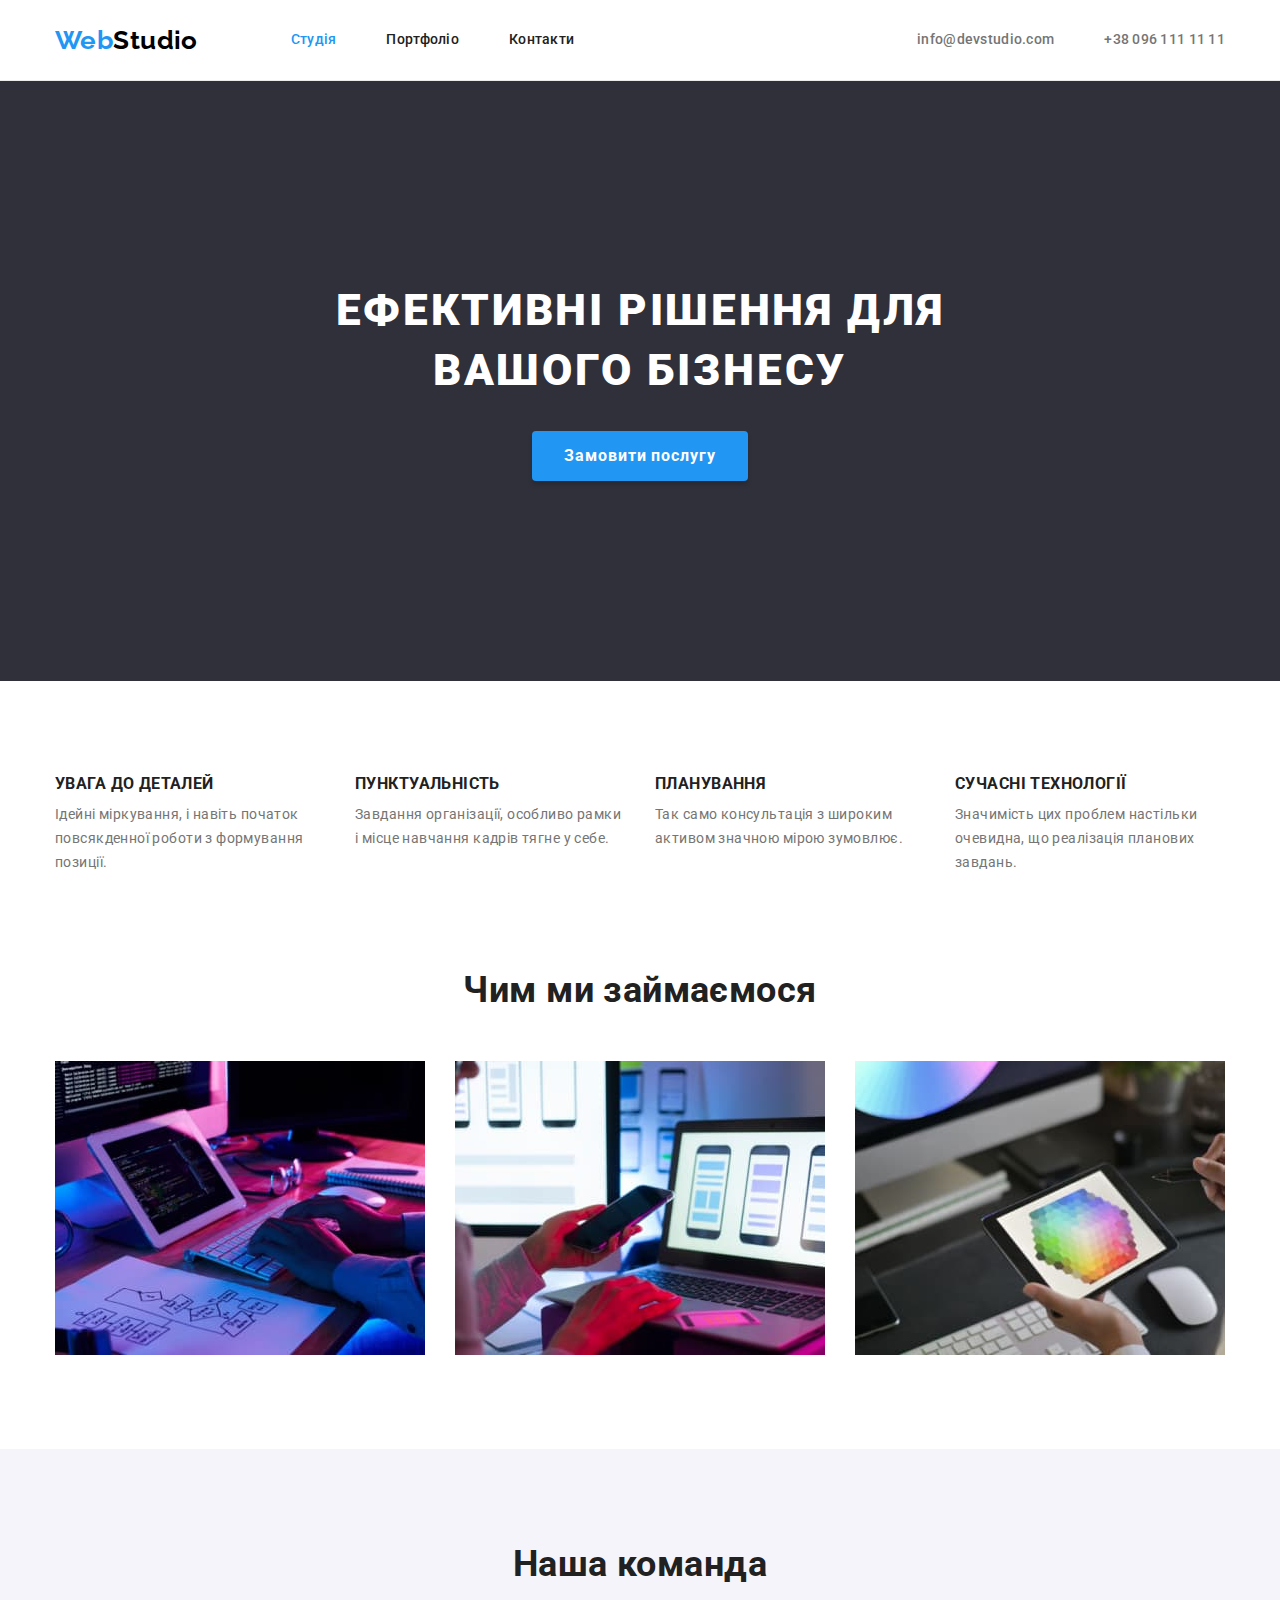
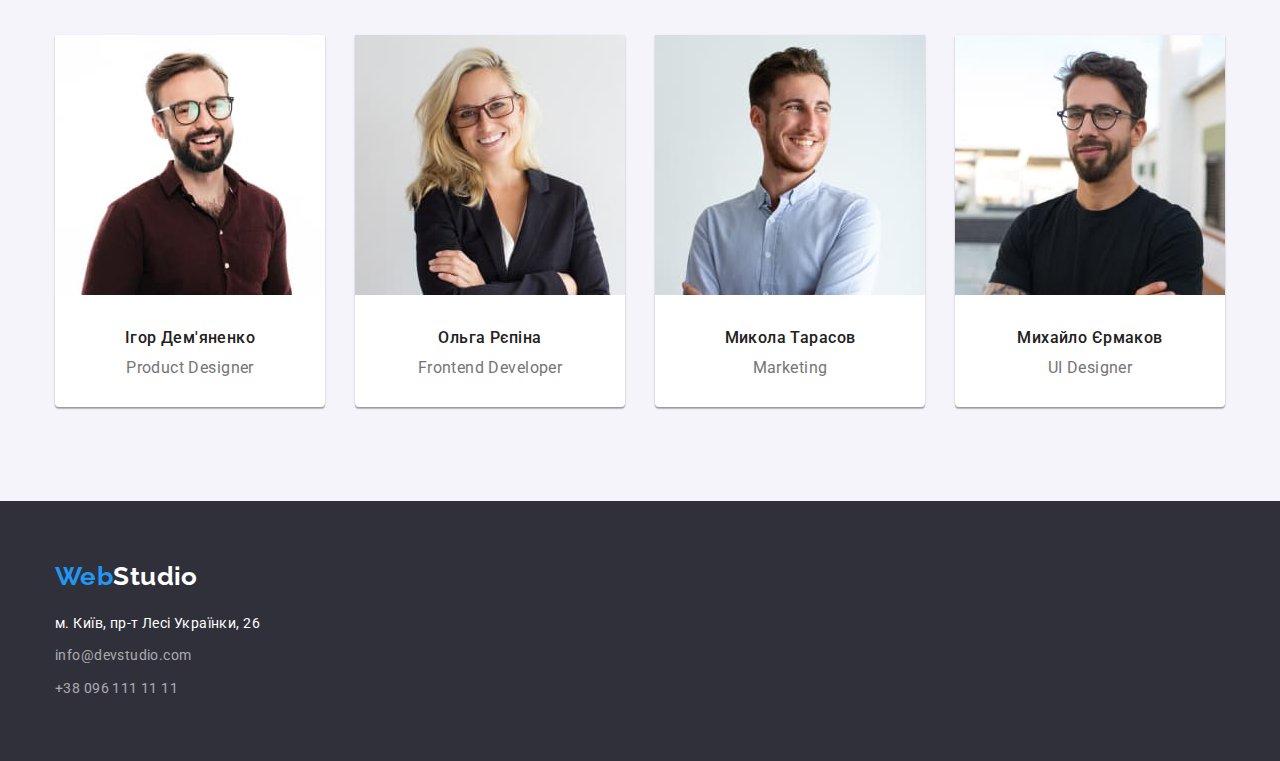
<file: index.html>
<!DOCTYPE html>
<html lang="uk">
  <head>
    <meta charset="UTF-8" />
    <meta http-equiv="X-UA-Compatible" content="IE=edge" />
    <meta name="viewport" content="width=device-width, initial-scale=1.0" />
    <link
      rel="stylesheet"
      href="https://cdn.jsdelivr.net/npm/modern-normalize@1.1.0/modern-normalize.min.css"
    />
    <link rel="preconnect" href="https://fonts.googleapis.com" />
    <link rel="preconnect" href="https://fonts.gstatic.com" crossorigin />
    <link
      href="https://fonts.googleapis.com/css2?family=Raleway:wght@700&family=Roboto:wght@400;500;700;900&display=swap"
      rel="stylesheet"
    />
    <link rel="stylesheet" href="./css/styles.css" />
    <title>Студія</title>
  </head>
  <body>
    <header class="header">
      <div class="container">
        <nav class="header-nav">
          <a class="logo logo-header" href="./index.html" lang="en"
            ><span>Web</span>Studio</a
          >
          <ul class="site-nav">
            <li><a class="link current" href="./index.html">Студія</a></li>
            <li><a class="link" href="./portfolio.html">Портфоліо</a></li>
            <li><a class="link" href="">Контакти</a></li>
          </ul>
        </nav>
        <ul class="contacts">
          <li>
            <a class="link" href="mailto:info@devstudio.com"
              >info@devstudio.com</a
            >
          </li>
          <li>
            <a class="link" href="tel:+380961111111">+38 096 111 11 11</a>
          </li>
        </ul>
      </div>
    </header>
    <main>
      <!--Герой-->
      <section class="hero">
        <h1 class="hero-title">Ефективні рішення для вашого бізнесу</h1>
        <button class="button-hero" type="button">Замовити послугу</button>
      </section>
      <!--Перелік особливостей компанії-->
      <section class="section feature-section">
        <!--Сховається при роботі з CSS-->
        <!-- <h2 class="temp-section-title">Особливості компанії</h2> -->
        <div class="container">
          <ul class="feature-list">
            <li class="list">
              <h3 class="title">УВАГА ДО ДЕТАЛЕЙ</h3>
              <p class="text">
                Ідейні міркування, і навіть початок повсякденної роботи з
                формування позиції.
              </p>
            </li>
            <li class="list">
              <h3 class="title">ПУНКТУАЛЬНІСТЬ</h3>
              <p class="text">
                Завдання організації, особливо рамки і місце навчання кадрів
                тягне у себе.
              </p>
            </li>
            <li class="list">
              <h3 class="title">ПЛАНУВАННЯ</h3>
              <p class="text">
                Так само консультація з широким активом значною мірою зумовлює.
              </p>
            </li>
            <li class="list">
              <h3 class="title">СУЧАСНІ ТЕХНОЛОГІЇ</h3>
              <p class="text">
                Значимість цих проблем настільки очевидна, що реалізація
                планових завдань.
              </p>
            </li>
          </ul>
        </div>
      </section>
      <!--Чим займається компанія-->
      <section class="section">
        <div class="container">
          <h2 class="section-title">Чим ми займаємося</h2>
          <ul class="work-list">
            <li>
              <img
                src="./images/programming.jpg"
                alt="Процес програмування сайту"
                width="370"
              />
            </li>
            <li>
              <img
                src="./images/adaptation.jpg"
                alt="Процес адаптації сайту"
                width="370"
              />
            </li>
            <li>
              <img
                src="./images/design.jpg"
                alt="Процес створення дизайну сайту"
                width="370"
              />
            </li>
          </ul>
        </div>
      </section>
      <!--Команда компанії-->
      <section class="section section-worker">
        <div class="container">
          <h2 class="section-title">Наша команда</h2>
          <ul class="worker-list">
            <li class="list">
              <img
                src="./images/igor-photo.jpg"
                alt="Фото Ігора Дем'янченка"
                width="270"
              />
              <h3 class="worker-name">Ігор Дем'яненко</h3>
              <p class="profession" lang="en">Product Designer</p>
            </li>
            <li class="list">
              <img
                src="./images/olga-photo.jpg"
                alt="Фото Ольги Рєпіної"
                width="270"
              />
              <h3 class="worker-name">Ольга Рєпіна</h3>
              <p class="profession" lang="en">Frontend Developer</p>
            </li>
            <li class="list">
              <img
                src="./images/mykola-photo.jpg"
                alt="Фото Миколи Тарасова"
                width="270"
              />
              <h3 class="worker-name">Микола Тарасов</h3>
              <p class="profession" lang="en">Marketing</p>
            </li>
            <li class="list">
              <img
                src="./images/mykhailo-photo.jpg"
                alt="Фото Михайла Єрмакова"
                width="270"
              />
              <h3 class="worker-name">Михайло Єрмаков</h3>
              <p class="profession" lang="en">UI Designer</p>
            </li>
          </ul>
        </div>
      </section>
    </main>
    <footer class="footer">
      <div class="container">
        <a class="logo logo-footer" href="./index.html" lang="en"
          ><span>Web</span>Studio</a
        >
        <address>
          <p class="address">м. Київ, пр-т Лесі Українки, 26</p>
          <ul class="contacts-footer">
            <li class="list">
              <a class="link" href="mailto:info@devstudio.com"
                >info@devstudio.com</a
              >
            </li>
            <li>
              <a class="link" href="tel:+380961111111">+38 096 111 11 11</a>
            </li>
          </ul>
        </address>
      </div>
    </footer>
  </body>
</html>
</file>
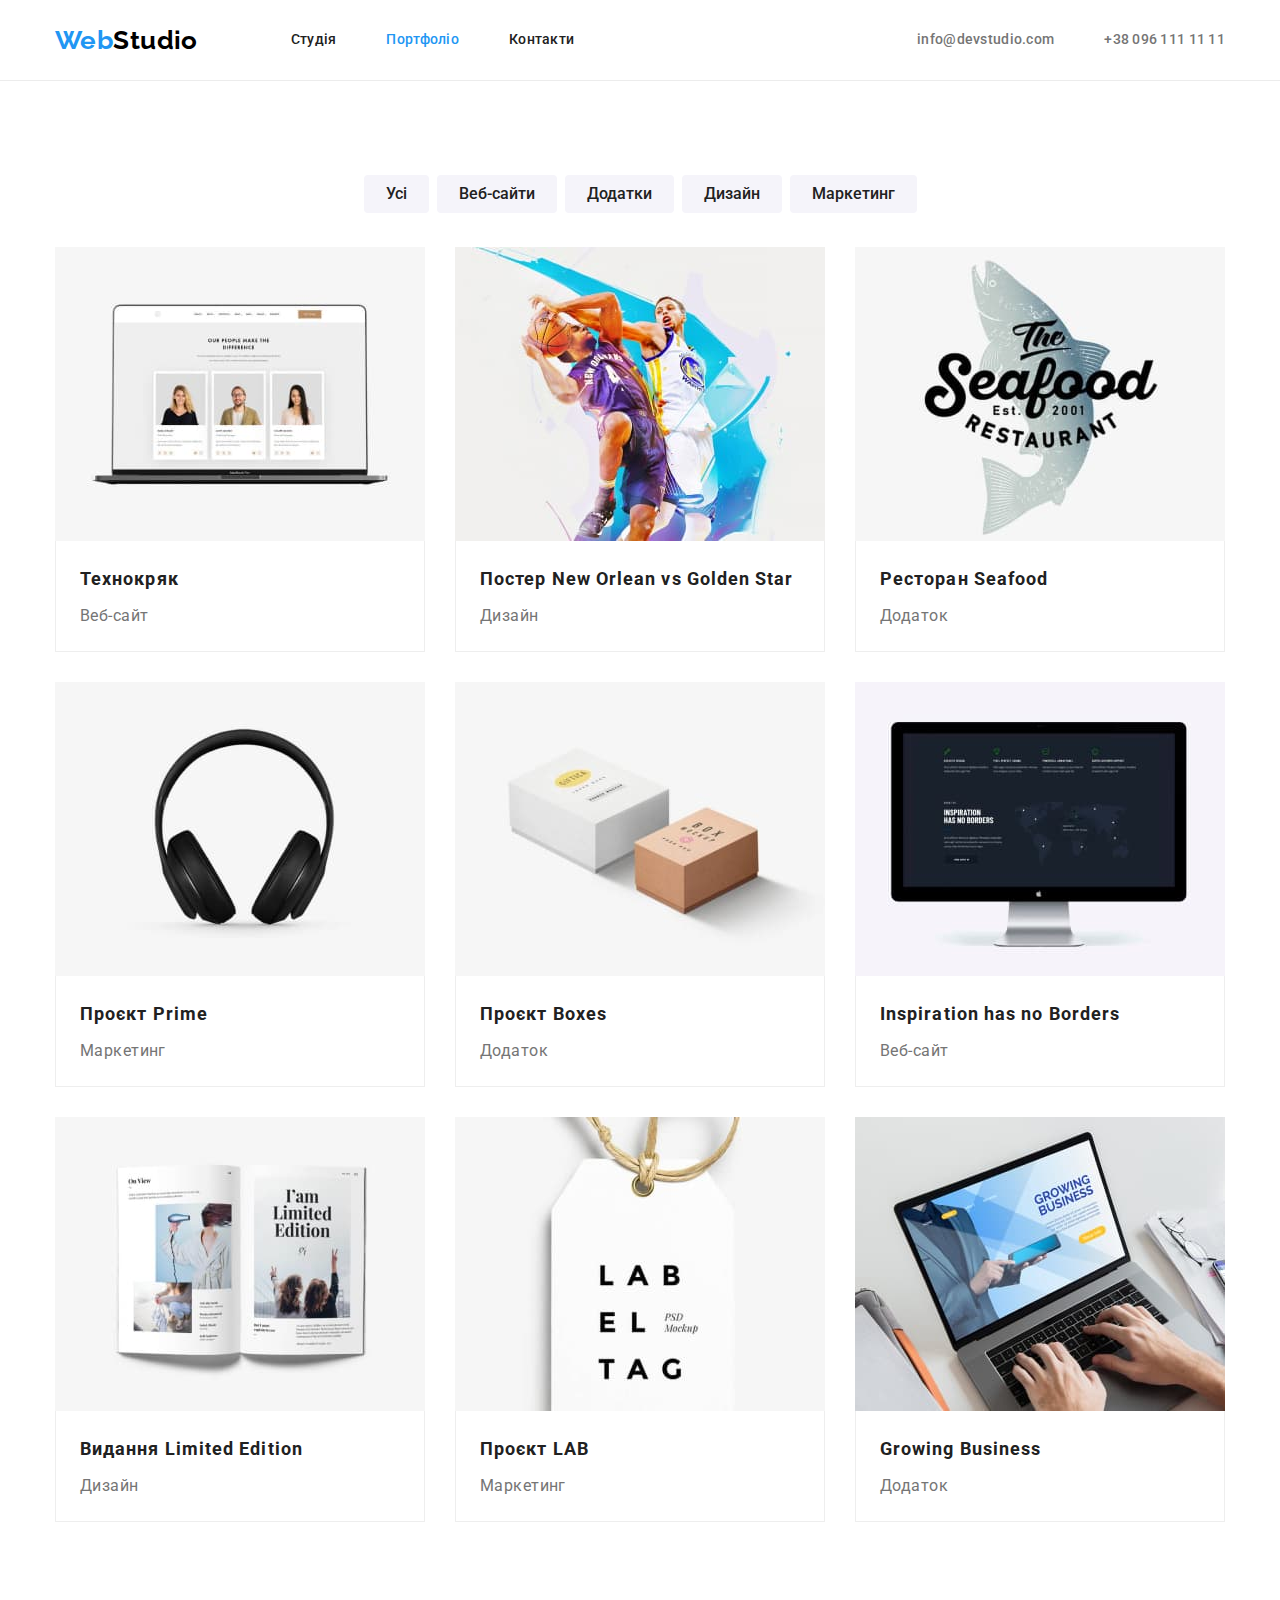
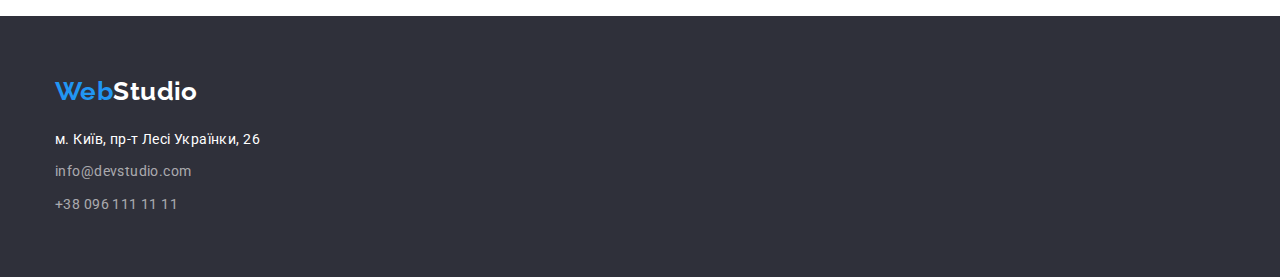
<file: portfolio.html>
<!DOCTYPE html>
<html lang="en">
  <head>
    <meta charset="UTF-8" />
    <meta http-equiv="X-UA-Compatible" content="IE=edge" />
    <meta name="viewport" content="width=device-width, initial-scale=1.0" />
    <link
      rel="stylesheet"
      href="https://cdn.jsdelivr.net/npm/modern-normalize@1.1.0/modern-normalize.min.css"
    />
    <link rel="preconnect" href="https://fonts.googleapis.com" />
    <link rel="preconnect" href="https://fonts.gstatic.com" crossorigin />
    <link
      href="https://fonts.googleapis.com/css2?family=Raleway:wght@700&family=Roboto:wght@400;500;700;900&display=swap"
      rel="stylesheet"
    />
    <link rel="stylesheet" href="./css/styles.css" />
    <title>Портфоліо</title>
  </head>
  <body>
    <header class="header">
      <div class="container">
        <nav class="header-nav">
          <a class="logo logo-header" href="./index.html" lang="en"
            ><span>Web</span>Studio</a
          >
          <ul class="site-nav">
            <li><a class="link" href="./index.html">Студія</a></li>
            <li><a class="link current" href="./portfolio.html">Портфоліо</a></li>
            <li><a class="link" href="">Контакти</a></li>
          </ul>
        </nav>
        <ul class="contacts">
          <li>
            <a class="link" href="mailto:info@devstudio.com"
              >info@devstudio.com</a
            >
          </li>
          <li>
            <a class="link" href="tel:+380961111111">+38 096 111 11 11</a>
          </li>
        </ul>
      </div>
    </header>
    <main class="main">
      <section class="section section-project">
        <div class="container">
<!--Сховається при роботі з CSS-->
        <!-- <h1 class="temp-section-title">Портфоліо</h1> -->
        <!-- Кнопки для фільтру -->
        <ul class="button-list">
          <li class="list">
            <button class="button" type="button">Усі</button>
          </li>
          <li class="list">
            <button class="button" type="button">Веб-сайти</button>
          </li>
          <li class="list">
            <button class="button" type="button">Додатки</button>
          </li>
          <li class="list">
            <button class="button" type="button">Дизайн</button>
          </li>
          <li class="list">
            <button class="button" type="button">Маркетинг</button>
          </li>
        </ul>
        <!-- Список проектів  -->
        <ul class="project-list">
          <li class="list">
            <a href="">
              <img
                src="./images/tekhnokryak.jpg"
                alt="Веб-сайт Технокряк"
                width="370"
              />
              <div class="border">
                <h2 class="title">Технокряк</h2>
                <p class="type">Веб-сайт</p>
              </div>
            </a>
          </li>
          <li class="list">
            <a href="">
              <img
                src="./images/new-orleans-poster.jpg"
                alt="Постер New Orlean vs Golden Star"
                width="370"
              />
              <div class="border">
                <h2 class="title">Постер New Orlean vs Golden Star</h2>
                <p class="type">Дизайн</p>
              </div>
            </a>
          </li>
          <li class="list">
            <a href="">
              <img
                src="./images/seafood.jpg"
                alt="Ресторан Seafood"
                width="370"
              />
              <div class="border">
                <h2 class="title">Ресторан Seafood</h2>
                <p class="type">Додаток</p>
              </div>
            </a>
          </li>
          <li class="list">
            <a href="">
              <img src="./images/prime.jpg" alt="Проєкт Prime" width="370" />
              <div class="border">
                <h2 class="title">Проєкт Prime</h2>
                <p class="type">Маркетинг</p>
              </div>
            </a>
          </li>
          <li class="list">
            <a href="">
              <img src="./images/boxes.jpg" alt="Проєкт Boxes" width="370" />
              <div class="border">
                <h2 class="title">Проєкт Boxes</h2>
                <p class="type">Додаток</p>
              </div>
            </a>
          </li>
          <li class="list">
            <a href="">
              <img
                src="./images/inspiration.jpg"
                alt="Inspiration has no Borders"
                width="370"
              />
              <div class="border">
                <h2 class="title">Inspiration has no Borders</h2>
                <p class="type">Веб-сайт</p>
              </div>
            </a>
          </li>
          <li class="list">
            <a href="">
              <img
                src="./images/limited-edition.jpg"
                alt="Видання Limited Edition"
                width="370"
              />
              <div class="border">
                <h2 class="title">Видання Limited Edition</h2>
                <p class="type">Дизайн</p>
              </div>
            </a>
          </li>
          <li class="list">
            <a href="">
              <img src="./images/lab.jpg" alt="Проєкт LAB" width="370" />
              <div class="border">
                <h2 class="title">Проєкт LAB</h2>
                <p class="type">Маркетинг</p>
              </div>
            </a>
          </li>
          <li class="list">
            <a href="">
              <img
                src="./images/growing-business.jpg"
                alt="Growing BusinessS"
                width="370"
              />
              <div class="border">
                <h2 class="title">Growing Business</h2>
                <p class="type">Додаток</p>
              </div>
            </a>
          </li>
        </ul>
      </section>
        </div>
    </main>
    <footer class="footer">
      <div class="container">
        <a class="logo logo-footer" href="./index.html" lang="en"
          ><span>Web</span>Studio</a
        >
        <address>
          <p class="address">м. Київ, пр-т Лесі Українки, 26</p>
          <ul class="contacts-footer">
            <li class="list">
              <a class="link" href="mailto:info@devstudio.com"
                >info@devstudio.com</a
              >
            </li>
            <li>
              <a class="link" href="tel:+380961111111">+38 096 111 11 11</a>
            </li>
          </ul>
        </address>
      </div>
    </footer>
  </body>
</html>
</file>
<file: css/styles.css>
/* - - - - - - Змінні - - - - - - */
:root {
    --primary-text-color: #757575;
    --secondary-text-color: #212121;
    --accent-color: #2196F3;
    --bgd-color: #ffffff;

}

/* - - - - - - Гобальні стилі - - - - - - */
body {
    background-color: var(--bgd-color);
    color: var(--primary-text-color);

    font-family: Roboto, sans-serif;
    font-size: 14px;
    letter-spacing: 0.03em;
}

ul {
    list-style-type: none;
    padding-left: 0;
}

a {
    text-decoration: none;
}

h1, h2, h3, ul, p {
    margin: 0 0;
}

.container {
    width: 1200px;
    margin: 0 auto;
    padding: 0 15px;
}

/* - - - - - - Студія - - - - - - */

/* - - - - Heder - - - - */
.header {
    border-bottom: 1px solid #ECECEC;
}

.header > .container {
    display: flex;
    justify-content: space-between;
    align-items: center;
}

.header-nav {
    display: flex;
    align-items: center;
}

.header .link {
    font-weight: 500;
    line-height: 1.14;
    letter-spacing: 0.02em;
}

.header .link:hover,
.header .link:focus {
    color: var(--accent-color);
}


/* - - Логотип - - */
.logo {
    font-family: Raleway, sans-serif;
    font-weight: 700;
    font-size: 26px;
    line-height: 1.19;
    color: #000000;
}

.logo-header {
    margin-right: 93px;
}

.logo > span {
    color: var(--accent-color);
}

/* - - Навігація - - */
.site-nav {
    display: flex;
    align-items: center;
    gap: 50px;
}

.site-nav .link {
    display: inline-block;
    padding: 32px 0;
    color: var(--secondary-text-color);
}

.site-nav .link.current{ /*Надає колір поточній вкладці*/
    color: var(--accent-color);
}

/* - - Контактні дані - - */
.contacts {
    display: flex;
    gap: 50px;
}

.contacts .link {
    display: inline-block;
    padding: 32px 0;
    color: var(--primary-text-color);
}


/* - - - - Main - - - - */
.section-title {
    font-size: 36px;
    line-height: 1.17;
    text-align: center;   
    color: var(--secondary-text-color);
    margin-bottom: 50px;
}

.section {
    padding-bottom: 94px;
}

/* - - Секція Герой - - */
.hero {
    background-color: #2F303A;
    text-align: center;

    padding: 200px 0;
}

.hero-title {
    font-weight: 900;
    font-size: 44px;
    max-width: 696px;
    line-height: 1.36;
    letter-spacing: 0.06em;
    color: #FFFFFF;
    text-transform: uppercase; 

    margin: 0 auto;
    margin-bottom: 30px; 
}

.button-hero {
    font-weight: 700;
    font-size: 16px;
    line-height: 1.88;
    letter-spacing: 0.06em;
    color: #FFFFFF;
    background-color: var(--accent-color);
    text-align: center;
    min-width: 216px;

    cursor: pointer;

    box-shadow: 0px 4px 4px rgba(0, 0, 0, 0.15);
    padding: 10px 32px;
    border-radius: 4px;
    border: none;       
}

.button-hero:hover, .button-hero:focus {
    background-color: #188CE8;
}

/* - - Перелік особливостей компанії - - */
.feature-list {
    display: flex;
    justify-content: space-between;
}

.feature-list .title {
    line-height: 1.14;
    color: var(--secondary-text-color);
    text-transform: uppercase;

    margin-bottom: 10px;
}

.feature-list .text {
    line-height: 1.71;
}

.feature-list > .list {
    width: 270px;
}

.feature-section {
    padding-top: 94px;
}

/* - - Чим займається компанія - - */
.work-list img {
    display: block;
}

.work-list {
    display: flex;
    justify-content: space-between;
}

/* - - Команда комапнії - - */
.section-worker {
    background-color: #f5f4fa;
    padding-top: 94px;
}

.worker-name {
    font-weight: 500;
    font-size: 16px;
    line-height: 1.19;
    color: var(--secondary-text-color);

    margin-bottom: 10px;
}

.profession {
    font-size: 16px;
    line-height: 1.19;
}

.worker-list {
    display: flex;
    justify-content: space-between;
}

.worker-list > .list {
    background-color: #FFFFFF;
    text-align: center;
    box-shadow: 0px 1px 3px rgba(0, 0, 0, 0.12), 
                0px 1px 1px rgba(0, 0, 0, 0.14), 
                0px 2px 1px rgba(0, 0, 0, 0.2);
    border-radius: 0px 0px 4px 4px;

    padding-bottom: 30px;
}

.worker-list img {
    margin-bottom: 30px;
}

/* - - - - Footer - - - - */
.footer {
    background-color: #2F303A;
    padding: 60px 0;
}

.logo-footer {
    display: inline-block;
    color: #FFFFFF;
    text-shadow: none;

    margin-bottom: 20px;
}

.address {
    font-style: normal;
    line-height: 24px;
    color: #FFFFFF;

    margin-bottom: 9px;
}

.contacts-footer .link {
    font-style: normal;
    line-height: 1.71;
    color: rgba(255, 255, 255, 0.6);
}

.footer .link:hover,
.footer .link:focus {
    color: var(--accent-color);
}

.contacts-footer .list:not(:last-child) {
    margin-bottom: 9px;
}

/* - - - - - - Портфоліо - - - - - - */

/* - - - - Main - - - - */
.section-project {
    padding-top: 94px;
}
/* - - Фільтер - - */
.button-list {
    display: flex;
    justify-content: center;
    margin-bottom: 34px;
}

.button-list .list:not(:last-child) {
    margin-right: 8px;
}

.button-list .button {
    font-weight: 500;
    font-size: 16px;
    line-height: 1.63;
    color: var(--secondary-text-color);
    cursor: pointer;
    border: none;
    background-color: #F5F4FA;
    border-radius: 4px;

    padding: 6px 22px;
}

.button-list .button:hover,
.button-list .button:focus {
    color: #FFFFFF;
    background-color: var(--accent-color);
    box-shadow: 0px 3px 1px rgba(0, 0, 0, 0.1), 0px 1px 2px rgba(0, 0, 0, 0.08), 0px 2px 2px rgba(0, 0, 0, 0.12);
    
}

/* - - Список проектів - - */
.project-list {
    display: flex;
    flex-wrap: wrap;
    gap: 30px;
}

.project-list .border {
    border-bottom: 1px solid #EEEEEE;
    border-right: 1px solid #EEEEEE;
    border-left: 1px solid #EEEEEE;
    padding: 20px 24px;
}

.project-list .title {
    font-size: 18px;
    line-height: 2;
    letter-spacing: 0.06em;
    color: var(--secondary-text-color);
    
    margin-bottom: 4px;
}

.project-list .type {
    font-size: 16px;
    line-height: 1.88;
    color: #757575;
}

.project-list img {
    display: block;
}
</file>
